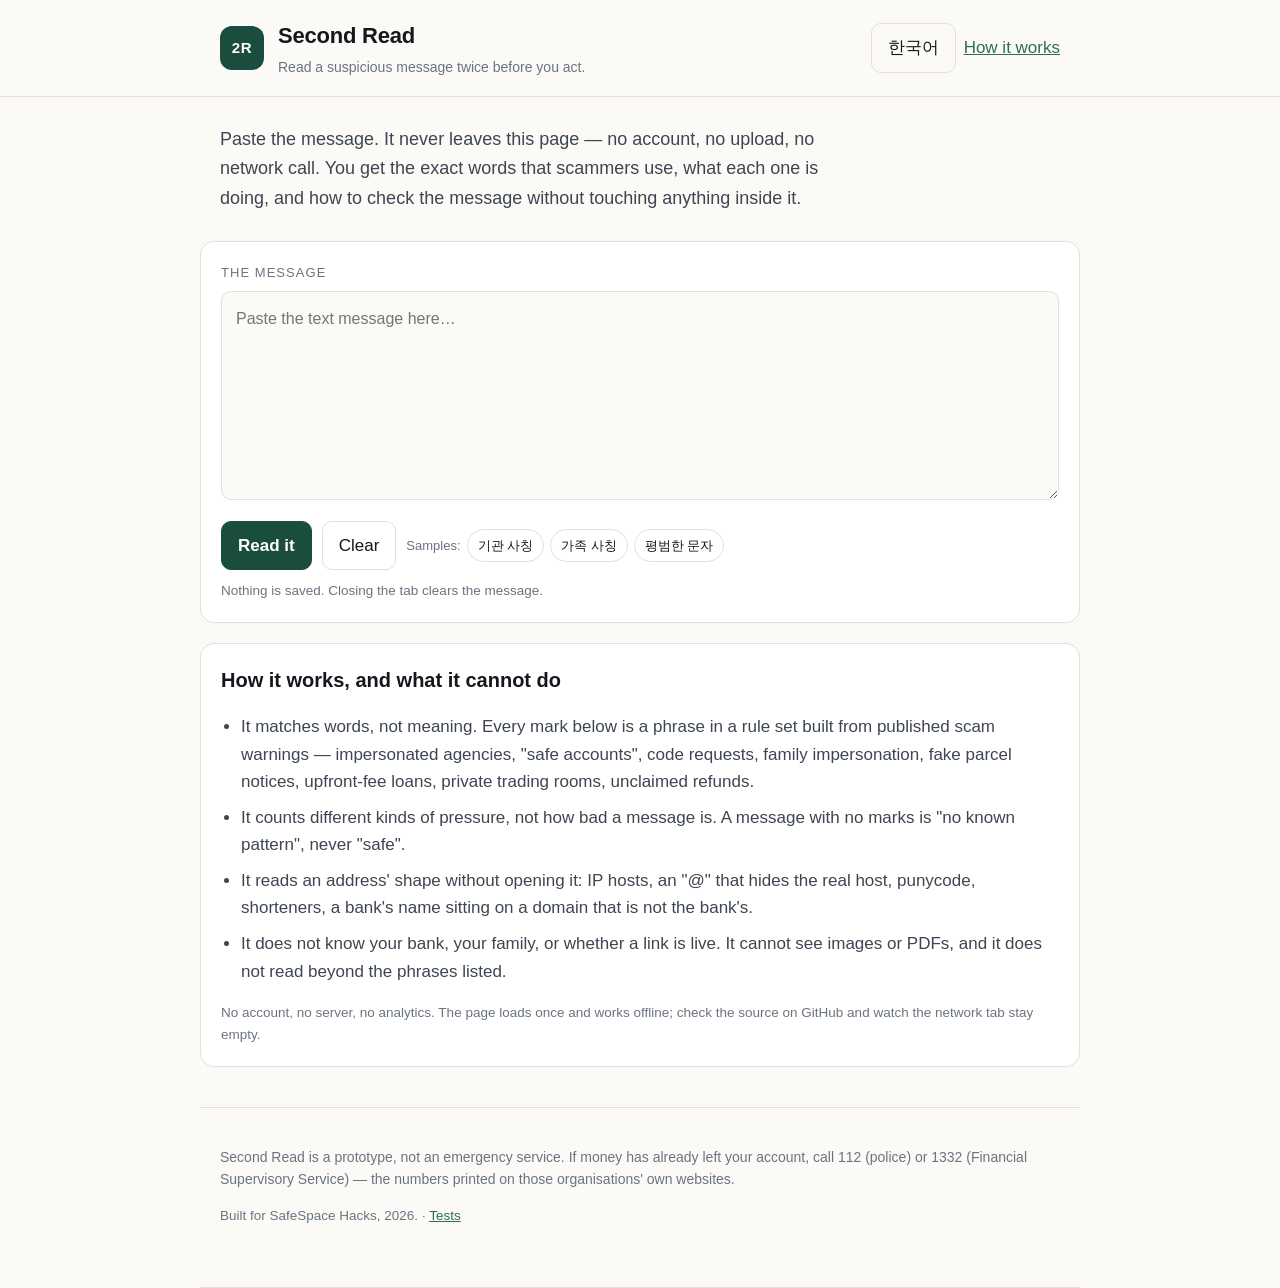
<file: docs/index.html>
<!doctype html>
<html lang="en">
<head>
<meta charset="utf-8">
<meta name="viewport" content="width=device-width, initial-scale=1">
<title>Second Read — read a suspicious message twice before you act</title>
<meta name="description" content="A local, offline reader for suspicious text messages: it marks the words that known scams use, explains each one, and shows how to verify the message without using anything in it.">
<meta name="color-scheme" content="light dark">
<link rel="stylesheet" href="style.css">
</head>
<body>
<a class="skip" href="#paste" data-i18n="skip">Skip to the message box</a>

<header class="site">
  <div class="wrap">
    <div class="brand">
      <span class="logo" aria-hidden="true">2R</span>
      <div>
        <h1>Second Read</h1>
        <p class="tagline" data-i18n="tagline">Read a suspicious message twice before you act.</p>
      </div>
    </div>
    <div class="head-actions">
      <button id="lang" class="ghost" type="button" aria-label="Switch language">한국어</button>
      <a class="ghost" href="#how" data-i18n="how">How it works</a>
    </div>
  </div>
</header>

<main>
  <section class="hero wrap">
    <p class="lede" data-i18n="lede">Paste the message. It never leaves this page — no account, no upload, no network call. You get the exact words that scammers use, what each one is doing, and how to check the message without touching anything inside it.</p>
  </section>

  <section id="paste" class="wrap card">
    <label class="label" for="msg" data-i18n="pasteLabel">The message</label>
    <textarea id="msg" rows="7" spellcheck="false" placeholder="Paste the text message here…" data-i18n-placeholder="placeholder"></textarea>
    <div class="row">
      <button id="run" class="primary" type="button" data-i18n="read">Read it</button>
      <button id="clear" class="ghost" type="button" data-i18n="clear">Clear</button>
      <span class="samples">
        <span data-i18n="samples">Samples:</span>
        <button class="chip" type="button" data-sample="authority">기관 사칭</button>
        <button class="chip" type="button" data-sample="family">가족 사칭</button>
        <button class="chip" type="button" data-sample="ordinary">평범한 문자</button>
      </span>
    </div>
    <p class="fine" data-i18n="fine">Nothing is saved. Closing the tab clears the message.</p>
  </section>

  <div id="out" class="wrap" aria-live="polite"></div>

  <section id="how" class="wrap card prose">
    <h2 data-i18n="howTitle">How it works, and what it cannot do</h2>
    <ul>
      <li data-i18n="how1">It matches words, not meaning. Every mark on the right is a phrase in a rule set built from published scam warnings — 기관 사칭, 안전계좌, 인증번호 요구, 가족 사칭, 택배 사칭, 선입금 대출, 리딩방, 환급금.</li>
      <li data-i18n="how2">It counts different kinds of pressure, not how bad a message is. A message with no marks is "no known pattern", never "safe".</li>
      <li data-i18n="how3">It reads an address' shape without opening it: IP hosts, an "@" that hides the real host, punycode, shorteners, a bank's name sitting on a domain that is not the bank's.</li>
      <li data-i18n="how4">It does not know your bank, your family, or whether a link is live. It cannot see images or PDFs, and it does not read Korean or English outside the phrases listed.</li>
    </ul>
    <p class="fine" data-i18n="how5">No account, no server, no analytics. The page loads once and works offline; you can check the source on GitHub and watch the network tab stay empty.</p>
  </section>
</main>

<footer class="site wrap">
  <p data-i18n="footer">Second Read is a prototype, not an emergency service. If money has already left your account, call 112 (police) or 1332 (Financial Supervisory Service) — the numbers printed on those organisations' own websites.</p>
  <p class="fine"><span data-i18n="built">Built for SafeSpace Hacks, 2026.</span> · <a href="tests.html" data-i18n="tests">Tests</a></p>
</footer>

<script type="module" src="app.js?v=2"></script>
</body>
</html>
</file>
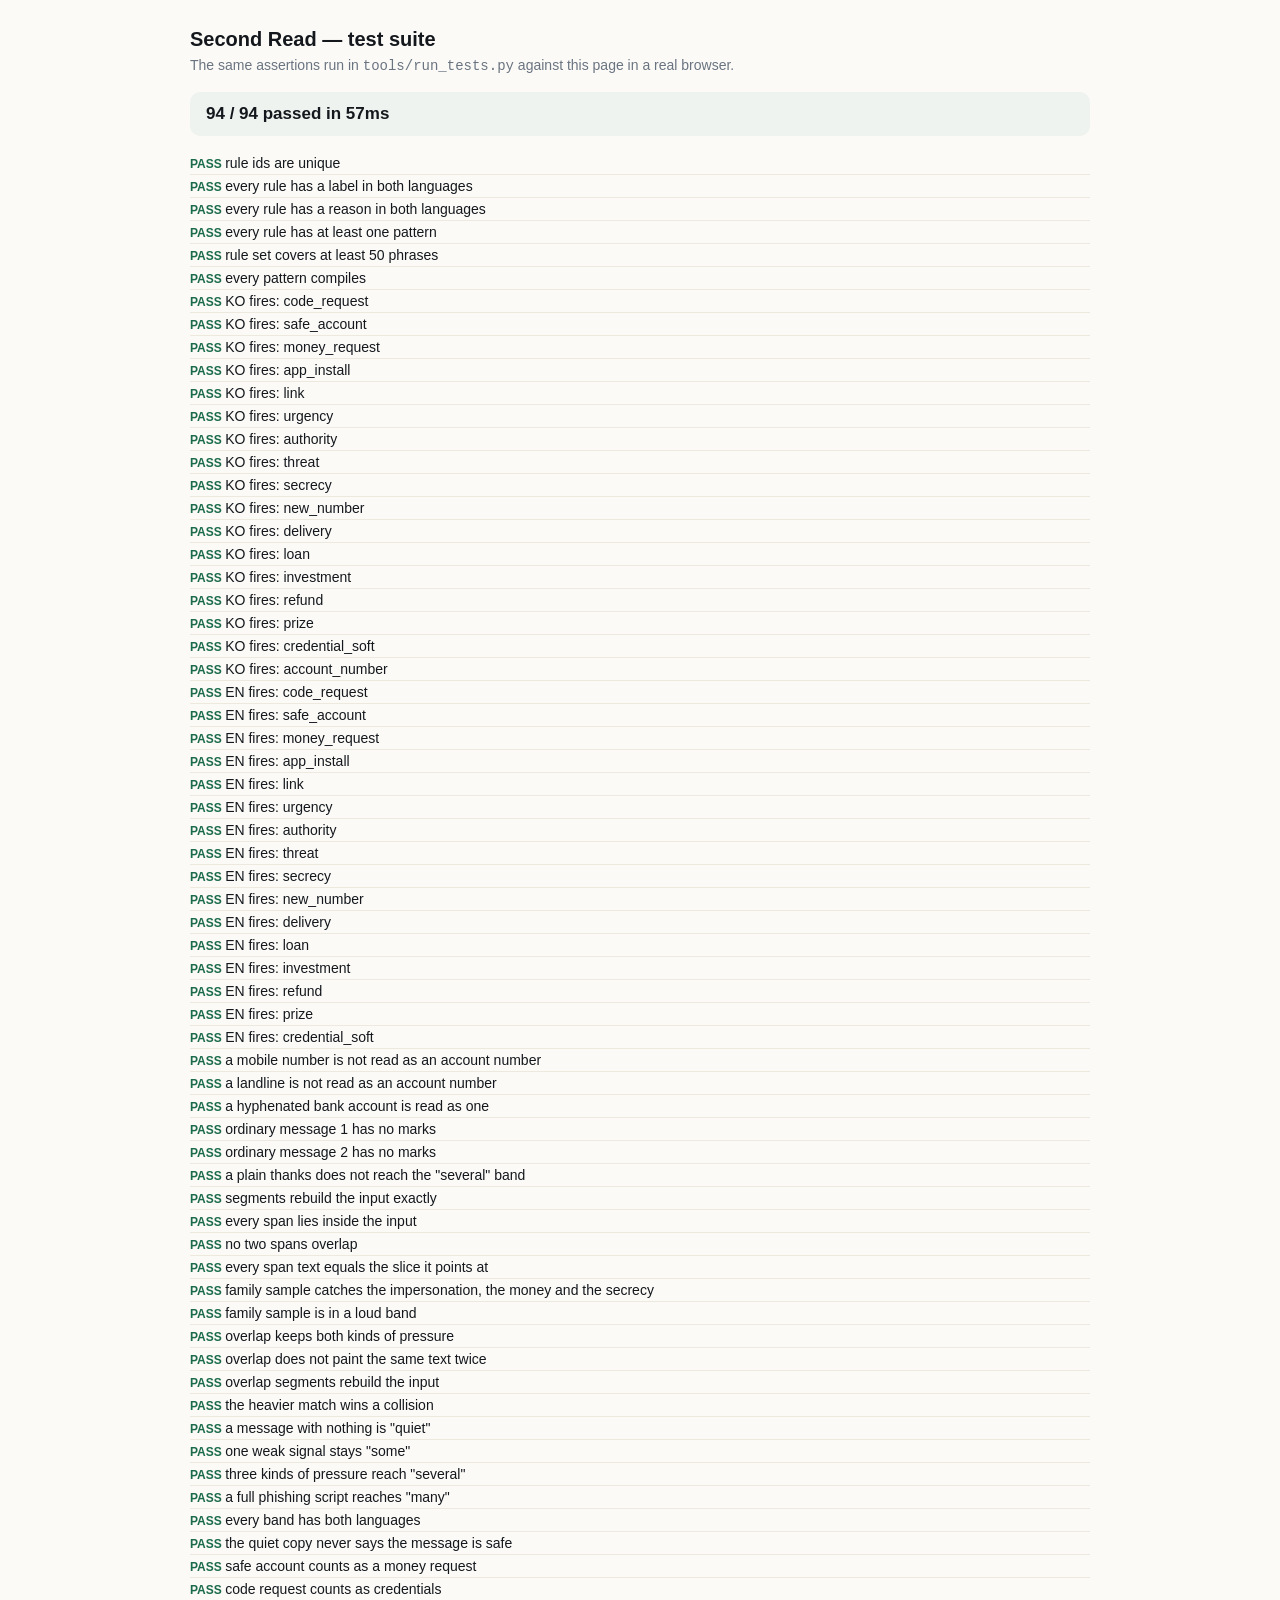
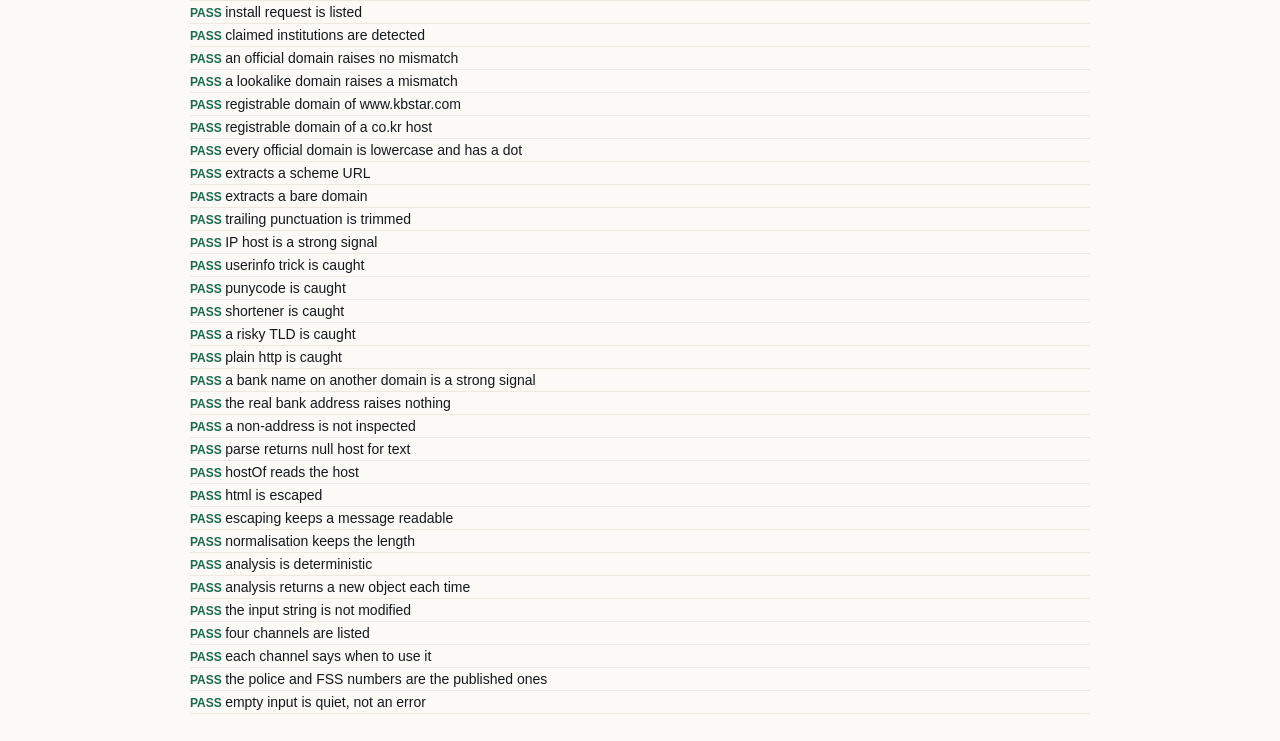
<file: docs/tests.html>
<!doctype html>
<html lang="en">
<head>
<meta charset="utf-8">
<meta name="viewport" content="width=device-width, initial-scale=1">
<title>Second Read — tests</title>
<style>
  body { font-family: -apple-system, BlinkMacSystemFont, "Segoe UI", "Apple SD Gothic Neo", sans-serif; margin: 0; padding: 28px 20px; background: #fbfaf7; color: #14181d; }
  main { max-width: 900px; margin: 0 auto; }
  h1 { font-size: 20px; margin: 0 0 6px; }
  p.lead { color: #6a7480; font-size: 14px; margin: 0 0 18px; }
  #summary { font-size: 17px; font-weight: 600; padding: 12px 16px; border-radius: 10px; background: #eef3f0; margin-bottom: 16px; }
  #summary.bad { background: #fdf1e6; color: #8a3a12; }
  ul { list-style: none; padding: 0; margin: 0; font-size: 14px; }
  li { padding: 3px 0; border-bottom: 1px solid #eee9df; }
  .pass::before { content: "PASS "; color: #1b6b4a; font-weight: 700; font-size: 12px; }
  .fail::before { content: "FAIL "; color: #a3301a; font-weight: 700; font-size: 12px; }
  .detail { color: #8a3a12; display: block; font-family: ui-monospace, monospace; font-size: 12.5px; }
</style>
</head>
<body>
<main>
  <h1>Second Read — test suite</h1>
  <p class="lead">The same assertions run in <code>tools/run_tests.py</code> against this page in a real browser.</p>
  <div id="summary">Running…</div>
  <ul id="list"></ul>
</main>
<script type="module">
import { runTests } from './tests.js';
const list = document.getElementById('list');
const summary = document.getElementById('summary');
const started = performance.now();
const results = await runTests();
for (const r of results) {
  const li = document.createElement('li');
  li.className = r.pass ? 'pass' : 'fail';
  li.textContent = r.name;
  if (!r.pass && r.detail) {
    const d = document.createElement('span');
    d.className = 'detail';
    d.textContent = r.detail;
    li.appendChild(d);
  }
  list.appendChild(li);
}
const failed = results.filter((r) => !r.pass).length;
summary.textContent = `${results.length - failed} / ${results.length} passed in ${Math.round(performance.now() - started)}ms`;
if (failed) summary.className = 'bad';
</script>
</body>
</html>
</file>
<file: docs/style.css>
:root {
  --ink: #14181d;
  --ink-2: #3d4652;
  --ink-3: #6a7480;
  --paper: #fbfaf7;
  --card: #ffffff;
  --line: #e3e0d8;
  --accent: #1b4d3e;
  --accent-2: #2f6d59;
  --warn: #8a3a12;
  --warn-bg: #fdf1e6;
  --calm: #eef3f0;
  --mark: #ffe9a8;
  --mark-strong: #ffd7cc;
  --radius: 14px;
  --mono: ui-monospace, SFMono-Regular, Menlo, Consolas, monospace;
  --sans: -apple-system, BlinkMacSystemFont, "Segoe UI", "Apple SD Gothic Neo", "Malgun Gothic", Roboto, sans-serif;
}

@media (prefers-color-scheme: dark) {
  :root {
    --ink: #eceff3;
    --ink-2: #c2c9d2;
    --ink-3: #97a1ad;
    --paper: #12161a;
    --card: #181d22;
    --line: #2b323a;
    --accent: #7fd1b0;
    --accent-2: #9fdcbf;
    --warn: #ffb894;
    --warn-bg: #2a1d16;
    --calm: #1b2620;
    --mark: #4a3f1c;
    --mark-strong: #4d2a22;
  }
}

* { box-sizing: border-box; }

html { scroll-behavior: smooth; }

body {
  margin: 0;
  background: var(--paper);
  color: var(--ink);
  font-family: var(--sans);
  font-size: 17px;
  line-height: 1.62;
  -webkit-text-size-adjust: 100%;
}

.wrap { max-width: 880px; margin: 0 auto; padding: 0 20px; }

.skip {
  position: absolute; left: -9999px;
  background: var(--accent); color: #fff; padding: 10px 14px; border-radius: 8px;
}
.skip:focus { left: 12px; top: 12px; z-index: 20; }

/* header */
.site { border-bottom: 1px solid var(--line); }
header.site .wrap { display: flex; align-items: center; justify-content: space-between; gap: 16px; padding-top: 18px; padding-bottom: 18px; }
.brand { display: flex; align-items: center; gap: 14px; }
.logo {
  display: grid; place-items: center; width: 44px; height: 44px; border-radius: 12px;
  background: var(--accent); color: #fff; font-weight: 700; letter-spacing: .04em; font-size: 15px;
}
h1 { font-size: 22px; margin: 0; letter-spacing: -.01em; }
.tagline { margin: 2px 0 0; color: var(--ink-3); font-size: 14px; }
.head-actions { display: flex; gap: 8px; align-items: center; }

/* hero */
.hero { padding: 28px 20px 8px; }
.lede { font-size: 18px; max-width: 64ch; color: var(--ink-2); margin: 0; }

/* cards */
.card {
  background: var(--card);
  border: 1px solid var(--line);
  border-radius: var(--radius);
  padding: 20px;
  margin: 20px auto;
}
section.card.wrap { padding: 20px; }

.label { display: block; font-size: 13px; text-transform: uppercase; letter-spacing: .08em; color: var(--ink-3); margin-bottom: 8px; }

textarea {
  width: 100%;
  border: 1px solid var(--line);
  border-radius: 10px;
  background: var(--paper);
  color: var(--ink);
  padding: 14px;
  font-family: var(--sans);
  font-size: 16px;
  line-height: 1.6;
  resize: vertical;
}
textarea:focus-visible, button:focus-visible, a:focus-visible {
  outline: 3px solid var(--accent-2);
  outline-offset: 2px;
}

.row { display: flex; flex-wrap: wrap; gap: 10px; align-items: center; margin-top: 12px; }
.samples { display: flex; gap: 6px; align-items: center; flex-wrap: wrap; font-size: 13px; color: var(--ink-3); }

button {
  font: inherit;
  border-radius: 10px;
  border: 1px solid var(--line);
  background: var(--card);
  color: var(--ink);
  padding: 10px 16px;
  cursor: pointer;
}
button.primary { background: var(--accent); border-color: var(--accent); color: #fff; font-weight: 600; }
button.ghost { background: transparent; }
button.chip { padding: 5px 10px; font-size: 13px; border-radius: 999px; }
button:hover { border-color: var(--accent-2); }

a { color: var(--accent-2); }

.fine { color: var(--ink-3); font-size: 13.5px; margin: 10px 0 0; }
.pill { display: inline-block; padding: 8px 14px; border-radius: 999px; background: var(--warn-bg); color: var(--warn); }

/* verdict */
.verdict {
  border-radius: var(--radius);
  padding: 22px;
  margin: 24px 0 8px;
  border: 1px solid var(--line);
  background: var(--card);
}
.verdict h2 { margin: 4px 0 8px; font-size: 24px; letter-spacing: -.01em; }
.verdict p { margin: 0 0 10px; color: var(--ink-2); }
.kicker { font-size: 12px; text-transform: uppercase; letter-spacing: .1em; color: var(--ink-3); margin: 0; }
.verdict .meta { font-size: 13px; color: var(--ink-3); }
.band-quiet { background: var(--calm); }
.band-some { background: var(--calm); border-left: 6px solid var(--accent-2); }
.band-several { background: var(--warn-bg); border-left: 6px solid #b4671f; }
.band-many { background: var(--warn-bg); border-left: 6px solid #a3301a; }
.band-many h2 { color: var(--warn); }
.reqs { display: flex; gap: 6px; flex-wrap: wrap; margin: 10px 0 6px; }
.chip.static { background: var(--paper); border: 1px solid var(--line); border-radius: 999px; padding: 4px 12px; font-size: 13px; color: var(--ink-2); }

/* blocks */
.block { margin: 28px 0; }
.block h3 { font-size: 15px; text-transform: uppercase; letter-spacing: .08em; color: var(--ink-3); margin: 0 0 10px; }
.block h4 { font-size: 15px; margin: 16px 0 6px; }
.marked {
  background: var(--card);
  border: 1px solid var(--line);
  border-radius: var(--radius);
  padding: 20px;
  white-space: pre-wrap;
  word-break: break-word;
  font-size: 17px;
  line-height: 1.85;
}
.marked mark { background: var(--mark); color: inherit; border-radius: 3px; padding: 0 1px; box-decoration-break: clone; }
.marked mark.strong { background: var(--mark-strong); }

/* findings */
.findings { list-style: none; padding: 0; margin: 0; }
.findings li {
  background: var(--card);
  border: 1px solid var(--line);
  border-radius: var(--radius);
  padding: 16px 18px;
  margin-bottom: 12px;
}
.fhead { display: flex; align-items: center; gap: 10px; }
.fhead h4 { margin: 0; font-size: 17px; }
.num {
  display: grid; place-items: center; min-width: 26px; height: 26px; border-radius: 8px;
  background: var(--calm); color: var(--accent-2); font-size: 13px; font-weight: 700;
}
.count { color: var(--ink-3); font-size: 13px; }
.quotes { margin: 8px 0; color: var(--ink-2); }
.quotes q { font-style: italic; }
.why, .then { margin: 6px 0 0; font-size: 15.5px; color: var(--ink-2); }
.then b { color: var(--accent-2); }

/* addresses */
.addr {
  background: var(--card);
  border: 1px solid var(--line);
  border-radius: var(--radius);
  padding: 14px 16px;
  margin-bottom: 12px;
}
.addr header { display: flex; align-items: center; gap: 10px; justify-content: space-between; }
code { font-family: var(--mono); font-size: 14px; background: var(--paper); padding: 2px 6px; border-radius: 6px; }
.badge { font-size: 11.5px; padding: 2px 9px; border-radius: 999px; border: 1px solid var(--line); color: var(--ink-3); white-space: nowrap; }
.badge.high { background: var(--warn-bg); color: var(--warn); border-color: currentColor; }
.badge.medium { background: #fdf7e3; color: #7a5a10; border-color: currentColor; }
@media (prefers-color-scheme: dark) { .badge.medium { background: #2d2716; color: #e2c274; } }

.signals { list-style: none; padding: 0; margin: 10px 0 0; }
.signals li { display: grid; grid-template-columns: 10px 1fr; gap: 4px 10px; margin-bottom: 10px; font-size: 15px; color: var(--ink-2); }
.signals li b { grid-column: 2; color: var(--ink); }
.signals li span:not(.dot) { grid-column: 2; }
.dot { width: 9px; height: 9px; border-radius: 50%; background: var(--ink-3); margin-top: 8px; }
.dot.high { background: #b3361c; }
.dot.medium { background: #c08a1e; }
.dot.low { background: #7d8b96; }

.claims, .channels, .script { padding-left: 20px; }
.claims li, .channels li { margin-bottom: 8px; }
.warn { margin-top: 4px; color: var(--warn); font-size: 14.5px; }

.verify { background: var(--calm); border-radius: var(--radius); padding: 20px; }
.verify h3 { color: var(--accent-2); }
.script li { margin-bottom: 6px; font-size: 15.5px; }

.now { border: 1px solid var(--warn); border-radius: var(--radius); padding: 18px 20px; background: var(--warn-bg); }
.now h3 { color: var(--warn); }
.now p { margin: 0; color: var(--ink-2); }

.card-print { border: 1px dashed var(--line); border-radius: var(--radius); padding: 20px; }
.never { padding-left: 20px; margin: 6px 0 12px; }
.never li { margin-bottom: 6px; font-weight: 600; }
.nums { font-family: var(--mono); font-size: 20px; letter-spacing: .06em; margin: 0; color: var(--accent-2); }

.limits ul { color: var(--ink-2); }
.prose ul { padding-left: 20px; }
.prose li { margin-bottom: 8px; color: var(--ink-2); }
.prose h2 { font-size: 20px; margin-top: 0; }

footer.site { border-top: 1px solid var(--line); margin-top: 40px; padding: 24px 20px 60px; color: var(--ink-3); font-size: 14px; }

@media (max-width: 560px) {
  body { font-size: 16px; }
  header.site .wrap { flex-wrap: wrap; }
  h1 { font-size: 20px; }
  .verdict h2 { font-size: 21px; }
}

@media print {
  body { background: #fff; color: #000; }
  header.site, #paste, .hero, #how, #out > *:not(#card), footer.site { display: none !important; }
  #card { display: block !important; border: 2px solid #000; page-break-inside: avoid; }
  #card .nums { color: #000; }
}

@media (prefers-reduced-motion: reduce) {
  html { scroll-behavior: auto; }
}
</file>
